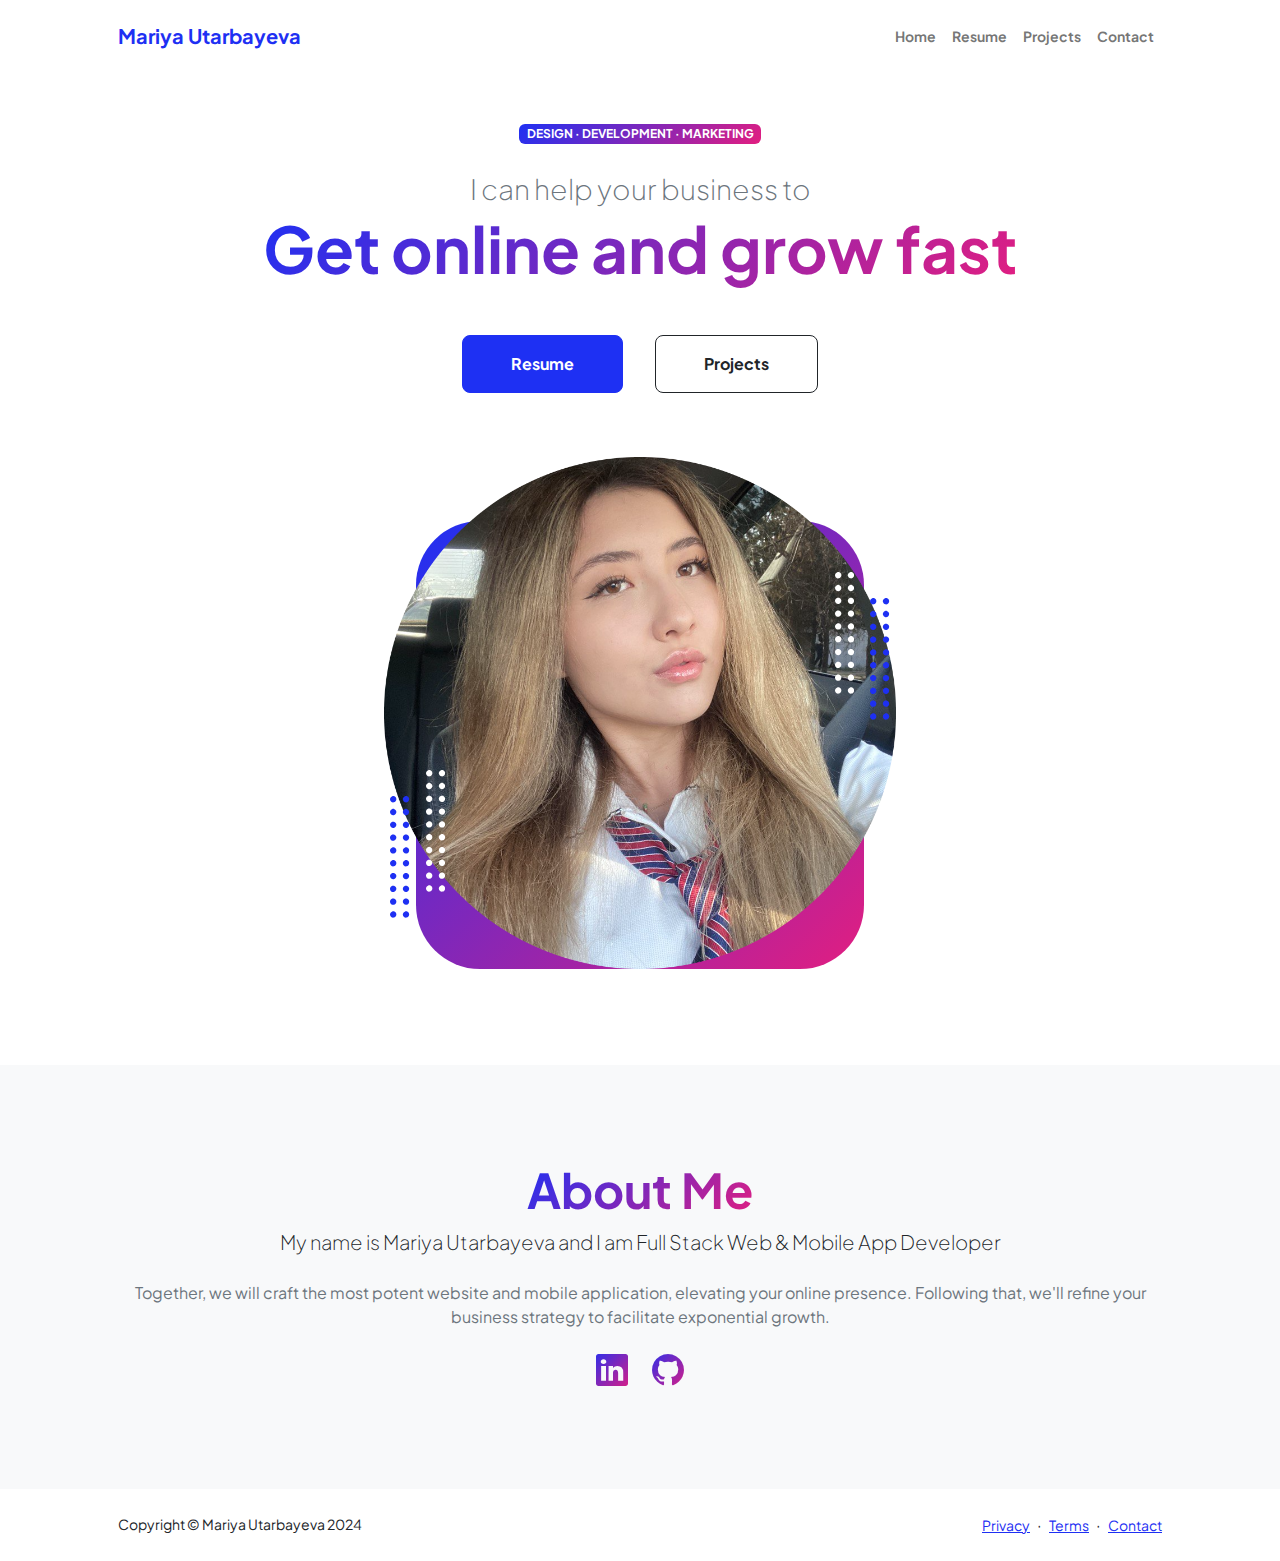
<file: index.html>
<!DOCTYPE html>
<html lang="en">
    <head>
        <meta charset="utf-8" />
        <meta name="viewport" content="width=device-width, initial-scale=1, shrink-to-fit=no" />
        <meta name="description" content="" />
        <meta name="author" content="" />
        <title>Mariya-Utarbayeva</title>
        <!-- Favicon-->
        <link rel="icon" type="image/x-icon" href="assets/favicon.ico" />
        <!-- Custom Google font-->
        <link rel="preconnect" href="https://fonts.googleapis.com" />
        <link rel="preconnect" href="https://fonts.gstatic.com" crossorigin />
        <link href="https://fonts.googleapis.com/css2?family=Plus+Jakarta+Sans:wght@100;200;300;400;500;600;700;800;900&amp;display=swap" rel="stylesheet" />
        <!-- Bootstrap icons-->
        <link href="https://cdn.jsdelivr.net/npm/bootstrap-icons@1.8.1/font/bootstrap-icons.css" rel="stylesheet" />
        <!-- Core theme CSS (includes Bootstrap)-->
        <link href="css/styles.css" rel="stylesheet" />
    </head>
    <body class="d-flex flex-column h-100">
        <main class="flex-shrink-0">
            <!-- Navigation-->
            <nav class="navbar navbar-expand-lg navbar-light bg-white py-3">
                <div class="container px-5">
                    <a class="navbar-brand" href="index.html"><span class="fw-bolder text-primary">Mariya Utarbayeva</span></a>
                    <button class="navbar-toggler" type="button" data-bs-toggle="collapse" data-bs-target="#navbarSupportedContent" aria-controls="navbarSupportedContent" aria-expanded="false" aria-label="Toggle navigation"><span class="navbar-toggler-icon"></span></button>
                    <div class="collapse navbar-collapse" id="navbarSupportedContent">
                        <ul class="navbar-nav ms-auto mb-2 mb-lg-0 small fw-bolder">
                            <li class="nav-item"><a class="nav-link" href="index.html">Home</a></li>
                            <li class="nav-item"><a class="nav-link" href="resume.html">Resume</a></li>
                            <li class="nav-item"><a class="nav-link" href="projects.html">Projects</a></li>
                            <li class="nav-item"><a class="nav-link" href="contact.html">Contact</a></li>
                        </ul>
                    </div>
                </div>
            </nav>
            <!-- Header-->
            <header class="py-5">
                <div class="container px-5 pb-5">
                    <div class="row gx-5 align-items-center">
                        <div class="col-xxl-5">
                            <!-- Header text content-->
                            <div class="text-center text-xxl-start">
                                <div class="badge bg-gradient-primary-to-secondary text-white mb-4"><div class="text-uppercase">Design &middot; Development &middot; Marketing</div></div>
                                <div class="fs-3 fw-light text-muted">I can help your business to</div>
                                <h1 class="display-3 fw-bolder mb-5"><span class="text-gradient d-inline">Get online and grow fast</span></h1>
                                <div class="d-grid gap-3 d-sm-flex justify-content-sm-center justify-content-xxl-start mb-3">
                                    <a class="btn btn-primary btn-lg px-5 py-3 me-sm-3 fs-6 fw-bolder" href="resume.html">Resume</a>
                                    <a class="btn btn-outline-dark btn-lg px-5 py-3 fs-6 fw-bolder" href="projects.html">Projects</a>
                                </div>
                            </div>
                        </div>
                        <div class="col-xxl-7"
                            <!-- Header profile picture-->
                            <div class="d-flex justify-content-center mt-5 mt-xxl-0">
                                <div class="profile bg-gradient-primary-to-secondary">
                                    <!-- TIP: For best results, use a photo with a transparent background like the demo example below-->
                                    <!-- Watch a tutorial on how to do this on YouTube (link)-->
                                    <img class="profile-img" src="assets/11zon_cropped.png" alt="..." />
                                    <div class="dots-1">
                                        <!-- SVG Dots-->
                                        <svg version="1.1" xmlns="http://www.w3.org/2000/svg" xmlns:xlink="http://www.w3.org/1999/xlink" x="0px" y="0px" viewBox="0 0 191.6 1215.4" style="enable-background: new 0 0 191.6 1215.4" xml:space="preserve">
                                            <g transform="translate(0.000000,1280.000000) scale(0.100000,-0.100000)">
                                                <path d="M227.7,12788.6c-105-35-200-141-222-248c-43-206,163-412,369-369c155,32,275,190,260,339c-11,105-90,213-190,262        C383.7,12801.6,289.7,12808.6,227.7,12788.6z"></path>
                                                <path d="M1507.7,12788.6c-151-50-253-216-222-362c25-119,136-230,254-255c194-41,395,142,375,339c-11,105-90,213-190,262        C1663.7,12801.6,1569.7,12808.6,1507.7,12788.6z"></path>
                                                <path d="M227.7,11508.6c-105-35-200-141-222-248c-43-206,163-412,369-369c155,32,275,190,260,339c-11,105-90,213-190,262        C383.7,11521.6,289.7,11528.6,227.7,11508.6z"></path>
                                                <path d="M1507.7,11508.6c-151-50-253-216-222-362c25-119,136-230,254-255c194-41,395,142,375,339c-11,105-90,213-190,262        C1663.7,11521.6,1569.7,11528.6,1507.7,11508.6z"></path>
                                                <path d="M227.7,10228.6c-105-35-200-141-222-248c-43-206,163-412,369-369c155,32,275,190,260,339c-11,105-90,213-190,262        C383.7,10241.6,289.7,10248.6,227.7,10228.6z"></path>
                                                <path d="M1507.7,10228.6c-105-35-200-141-222-248c-43-206,163-412,369-369c155,32,275,190,260,339c-11,105-90,213-190,262        C1663.7,10241.6,1569.7,10248.6,1507.7,10228.6z"></path>
                                                <path d="M227.7,8948.6c-105-35-200-141-222-248c-43-206,163-412,369-369c155,32,275,190,260,339c-11,105-90,213-190,262        C383.7,8961.6,289.7,8968.6,227.7,8948.6z"></path>
                                                <path d="M1507.7,8948.6c-105-35-200-141-222-248c-43-206,163-412,369-369c155,32,275,190,260,339c-11,105-90,213-190,262        C1663.7,8961.6,1569.7,8968.6,1507.7,8948.6z"></path>
                                                <path d="M227.7,7668.6c-105-35-200-141-222-248c-43-206,163-412,369-369c155,32,275,190,260,339c-11,105-90,213-190,262        C383.7,7681.6,289.7,7688.6,227.7,7668.6z"></path>
                                                <path d="M1507.7,7668.6c-105-35-200-141-222-248c-43-206,163-412,369-369c155,32,275,190,260,339c-11,105-90,213-190,262        C1663.7,7681.6,1569.7,7688.6,1507.7,7668.6z"></path>
                                                <path d="M227.7,6388.6c-105-35-200-141-222-248c-43-206,163-412,369-369c155,32,275,190,260,339c-11,105-90,213-190,262        C383.7,6401.6,289.7,6408.6,227.7,6388.6z"></path>
                                                <path d="M1507.7,6388.6c-105-35-200-141-222-248c-43-206,163-412,369-369c155,32,275,190,260,339c-11,105-90,213-190,262        C1663.7,6401.6,1569.7,6408.6,1507.7,6388.6z"></path>
                                                <path d="M227.7,5108.6c-105-35-200-141-222-248c-43-206,163-412,369-369c155,32,275,190,260,339c-11,105-90,213-190,262        C383.7,5121.6,289.7,5128.6,227.7,5108.6z"></path>
                                                <path d="M1507.7,5108.6c-105-35-200-141-222-248c-43-206,163-412,369-369c155,32,275,190,260,339c-11,105-90,213-190,262        C1663.7,5121.6,1569.7,5128.6,1507.7,5108.6z"></path>
                                                <path d="M227.7,3828.6c-105-35-200-141-222-248c-43-206,163-412,369-369c155,32,275,190,260,339c-11,105-90,213-190,262        C383.7,3841.6,289.7,3848.6,227.7,3828.6z"></path>
                                                <path d="M1507.7,3828.6c-105-35-200-141-222-248c-43-206,163-412,369-369c155,32,275,190,260,339c-11,105-90,213-190,262        C1663.7,3841.6,1569.7,3848.6,1507.7,3828.6z"></path>
                                                <path d="M227.7,2548.6c-105-35-200-141-222-248c-43-206,163-412,369-369c155,32,275,190,260,339c-11,105-90,213-190,262        C383.7,2561.6,289.7,2568.6,227.7,2548.6z"></path>
                                                <path d="M1507.7,2548.6c-105-35-200-141-222-248c-43-206,163-412,369-369c155,32,275,190,260,339c-11,105-90,213-190,262        C1663.7,2561.6,1569.7,2568.6,1507.7,2548.6z"></path>
                                                <path d="M227.7,1268.6c-105-35-200-141-222-248c-43-206,163-412,369-369c155,32,275,190,260,339c-11,105-90,213-190,262        C383.7,1281.6,289.7,1288.6,227.7,1268.6z"></path>
                                                <path d="M1507.7,1268.6c-105-35-200-141-222-248c-43-206,163-412,369-369c155,32,275,190,260,339c-11,105-90,213-190,262        C1663.7,1281.6,1569.7,1288.6,1507.7,1268.6z"></path>
                                            </g>
                                        </svg>
                                        <!-- END of SVG dots-->
                                    </div>
                                    <div class="dots-2">
                                        <!-- SVG Dots-->
                                        <svg version="1.1" xmlns="http://www.w3.org/2000/svg" xmlns:xlink="http://www.w3.org/1999/xlink" x="0px" y="0px" viewBox="0 0 191.6 1215.4" style="enable-background: new 0 0 191.6 1215.4" xml:space="preserve">
                                            <g transform="translate(0.000000,1280.000000) scale(0.100000,-0.100000)">
                                                <path d="M227.7,12788.6c-105-35-200-141-222-248c-43-206,163-412,369-369c155,32,275,190,260,339c-11,105-90,213-190,262        C383.7,12801.6,289.7,12808.6,227.7,12788.6z"></path>
                                                <path d="M1507.7,12788.6c-151-50-253-216-222-362c25-119,136-230,254-255c194-41,395,142,375,339c-11,105-90,213-190,262        C1663.7,12801.6,1569.7,12808.6,1507.7,12788.6z"></path>
                                                <path d="M227.7,11508.6c-105-35-200-141-222-248c-43-206,163-412,369-369c155,32,275,190,260,339c-11,105-90,213-190,262        C383.7,11521.6,289.7,11528.6,227.7,11508.6z"></path>
                                                <path d="M1507.7,11508.6c-151-50-253-216-222-362c25-119,136-230,254-255c194-41,395,142,375,339c-11,105-90,213-190,262        C1663.7,11521.6,1569.7,11528.6,1507.7,11508.6z"></path>
                                                <path d="M227.7,10228.6c-105-35-200-141-222-248c-43-206,163-412,369-369c155,32,275,190,260,339c-11,105-90,213-190,262        C383.7,10241.6,289.7,10248.6,227.7,10228.6z"></path>
                                                <path d="M1507.7,10228.6c-105-35-200-141-222-248c-43-206,163-412,369-369c155,32,275,190,260,339c-11,105-90,213-190,262        C1663.7,10241.6,1569.7,10248.6,1507.7,10228.6z"></path>
                                                <path d="M227.7,8948.6c-105-35-200-141-222-248c-43-206,163-412,369-369c155,32,275,190,260,339c-11,105-90,213-190,262        C383.7,8961.6,289.7,8968.6,227.7,8948.6z"></path>
                                                <path d="M1507.7,8948.6c-105-35-200-141-222-248c-43-206,163-412,369-369c155,32,275,190,260,339c-11,105-90,213-190,262        C1663.7,8961.6,1569.7,8968.6,1507.7,8948.6z"></path>
                                                <path d="M227.7,7668.6c-105-35-200-141-222-248c-43-206,163-412,369-369c155,32,275,190,260,339c-11,105-90,213-190,262        C383.7,7681.6,289.7,7688.6,227.7,7668.6z"></path>
                                                <path d="M1507.7,7668.6c-105-35-200-141-222-248c-43-206,163-412,369-369c155,32,275,190,260,339c-11,105-90,213-190,262        C1663.7,7681.6,1569.7,7688.6,1507.7,7668.6z"></path>
                                                <path d="M227.7,6388.6c-105-35-200-141-222-248c-43-206,163-412,369-369c155,32,275,190,260,339c-11,105-90,213-190,262        C383.7,6401.6,289.7,6408.6,227.7,6388.6z"></path>
                                                <path d="M1507.7,6388.6c-105-35-200-141-222-248c-43-206,163-412,369-369c155,32,275,190,260,339c-11,105-90,213-190,262        C1663.7,6401.6,1569.7,6408.6,1507.7,6388.6z"></path>
                                                <path d="M227.7,5108.6c-105-35-200-141-222-248c-43-206,163-412,369-369c155,32,275,190,260,339c-11,105-90,213-190,262        C383.7,5121.6,289.7,5128.6,227.7,5108.6z"></path>
                                                <path d="M1507.7,5108.6c-105-35-200-141-222-248c-43-206,163-412,369-369c155,32,275,190,260,339c-11,105-90,213-190,262        C1663.7,5121.6,1569.7,5128.6,1507.7,5108.6z"></path>
                                                <path d="M227.7,3828.6c-105-35-200-141-222-248c-43-206,163-412,369-369c155,32,275,190,260,339c-11,105-90,213-190,262        C383.7,3841.6,289.7,3848.6,227.7,3828.6z"></path>
                                                <path d="M1507.7,3828.6c-105-35-200-141-222-248c-43-206,163-412,369-369c155,32,275,190,260,339c-11,105-90,213-190,262        C1663.7,3841.6,1569.7,3848.6,1507.7,3828.6z"></path>
                                                <path d="M227.7,2548.6c-105-35-200-141-222-248c-43-206,163-412,369-369c155,32,275,190,260,339c-11,105-90,213-190,262        C383.7,2561.6,289.7,2568.6,227.7,2548.6z"></path>
                                                <path d="M1507.7,2548.6c-105-35-200-141-222-248c-43-206,163-412,369-369c155,32,275,190,260,339c-11,105-90,213-190,262        C1663.7,2561.6,1569.7,2568.6,1507.7,2548.6z"></path>
                                                <path d="M227.7,1268.6c-105-35-200-141-222-248c-43-206,163-412,369-369c155,32,275,190,260,339c-11,105-90,213-190,262        C383.7,1281.6,289.7,1288.6,227.7,1268.6z"></path>
                                                <path d="M1507.7,1268.6c-105-35-200-141-222-248c-43-206,163-412,369-369c155,32,275,190,260,339c-11,105-90,213-190,262        C1663.7,1281.6,1569.7,1288.6,1507.7,1268.6z"></path>
                                            </g>
                                        </svg>
                                        <!-- END of SVG dots-->
                                    </div>
                                    <div class="dots-3">
                                        <!-- SVG Dots-->
                                        <svg version="1.1" xmlns="http://www.w3.org/2000/svg" xmlns:xlink="http://www.w3.org/1999/xlink" x="0px" y="0px" viewBox="0 0 191.6 1215.4" style="enable-background: new 0 0 191.6 1215.4" xml:space="preserve">
                                            <g transform="translate(0.000000,1280.000000) scale(0.100000,-0.100000)">
                                                <path d="M227.7,12788.6c-105-35-200-141-222-248c-43-206,163-412,369-369c155,32,275,190,260,339c-11,105-90,213-190,262        C383.7,12801.6,289.7,12808.6,227.7,12788.6z"></path>
                                                <path d="M1507.7,12788.6c-151-50-253-216-222-362c25-119,136-230,254-255c194-41,395,142,375,339c-11,105-90,213-190,262        C1663.7,12801.6,1569.7,12808.6,1507.7,12788.6z"></path>
                                                <path d="M227.7,11508.6c-105-35-200-141-222-248c-43-206,163-412,369-369c155,32,275,190,260,339c-11,105-90,213-190,262        C383.7,11521.6,289.7,11528.6,227.7,11508.6z"></path>
                                                <path d="M1507.7,11508.6c-151-50-253-216-222-362c25-119,136-230,254-255c194-41,395,142,375,339c-11,105-90,213-190,262        C1663.7,11521.6,1569.7,11528.6,1507.7,11508.6z"></path>
                                                <path d="M227.7,10228.6c-105-35-200-141-222-248c-43-206,163-412,369-369c155,32,275,190,260,339c-11,105-90,213-190,262        C383.7,10241.6,289.7,10248.6,227.7,10228.6z"></path>
                                                <path d="M1507.7,10228.6c-105-35-200-141-222-248c-43-206,163-412,369-369c155,32,275,190,260,339c-11,105-90,213-190,262        C1663.7,10241.6,1569.7,10248.6,1507.7,10228.6z"></path>
                                                <path d="M227.7,8948.6c-105-35-200-141-222-248c-43-206,163-412,369-369c155,32,275,190,260,339c-11,105-90,213-190,262        C383.7,8961.6,289.7,8968.6,227.7,8948.6z"></path>
                                                <path d="M1507.7,8948.6c-105-35-200-141-222-248c-43-206,163-412,369-369c155,32,275,190,260,339c-11,105-90,213-190,262        C1663.7,8961.6,1569.7,8968.6,1507.7,8948.6z"></path>
                                                <path d="M227.7,7668.6c-105-35-200-141-222-248c-43-206,163-412,369-369c155,32,275,190,260,339c-11,105-90,213-190,262        C383.7,7681.6,289.7,7688.6,227.7,7668.6z"></path>
                                                <path d="M1507.7,7668.6c-105-35-200-141-222-248c-43-206,163-412,369-369c155,32,275,190,260,339c-11,105-90,213-190,262        C1663.7,7681.6,1569.7,7688.6,1507.7,7668.6z"></path>
                                                <path d="M227.7,6388.6c-105-35-200-141-222-248c-43-206,163-412,369-369c155,32,275,190,260,339c-11,105-90,213-190,262        C383.7,6401.6,289.7,6408.6,227.7,6388.6z"></path>
                                                <path d="M1507.7,6388.6c-105-35-200-141-222-248c-43-206,163-412,369-369c155,32,275,190,260,339c-11,105-90,213-190,262        C1663.7,6401.6,1569.7,6408.6,1507.7,6388.6z"></path>
                                                <path d="M227.7,5108.6c-105-35-200-141-222-248c-43-206,163-412,369-369c155,32,275,190,260,339c-11,105-90,213-190,262        C383.7,5121.6,289.7,5128.6,227.7,5108.6z"></path>
                                                <path d="M1507.7,5108.6c-105-35-200-141-222-248c-43-206,163-412,369-369c155,32,275,190,260,339c-11,105-90,213-190,262        C1663.7,5121.6,1569.7,5128.6,1507.7,5108.6z"></path>
                                                <path d="M227.7,3828.6c-105-35-200-141-222-248c-43-206,163-412,369-369c155,32,275,190,260,339c-11,105-90,213-190,262        C383.7,3841.6,289.7,3848.6,227.7,3828.6z"></path>
                                                <path d="M1507.7,3828.6c-105-35-200-141-222-248c-43-206,163-412,369-369c155,32,275,190,260,339c-11,105-90,213-190,262        C1663.7,3841.6,1569.7,3848.6,1507.7,3828.6z"></path>
                                                <path d="M227.7,2548.6c-105-35-200-141-222-248c-43-206,163-412,369-369c155,32,275,190,260,339c-11,105-90,213-190,262        C383.7,2561.6,289.7,2568.6,227.7,2548.6z"></path>
                                                <path d="M1507.7,2548.6c-105-35-200-141-222-248c-43-206,163-412,369-369c155,32,275,190,260,339c-11,105-90,213-190,262        C1663.7,2561.6,1569.7,2568.6,1507.7,2548.6z"></path>
                                                <path d="M227.7,1268.6c-105-35-200-141-222-248c-43-206,163-412,369-369c155,32,275,190,260,339c-11,105-90,213-190,262        C383.7,1281.6,289.7,1288.6,227.7,1268.6z"></path>
                                                <path d="M1507.7,1268.6c-105-35-200-141-222-248c-43-206,163-412,369-369c155,32,275,190,260,339c-11,105-90,213-190,262        C1663.7,1281.6,1569.7,1288.6,1507.7,1268.6z"></path>
                                            </g>
                                        </svg>
                                        <!-- END of SVG dots-->
                                    </div>
                                    <div class="dots-4">
                                        <!-- SVG Dots-->
                                        <svg version="1.1" xmlns="http://www.w3.org/2000/svg" xmlns:xlink="http://www.w3.org/1999/xlink" x="0px" y="0px" viewBox="0 0 191.6 1215.4" style="enable-background: new 0 0 191.6 1215.4" xml:space="preserve">
                                            <g transform="translate(0.000000,1280.000000) scale(0.100000,-0.100000)">
                                                <path d="M227.7,12788.6c-105-35-200-141-222-248c-43-206,163-412,369-369c155,32,275,190,260,339c-11,105-90,213-190,262        C383.7,12801.6,289.7,12808.6,227.7,12788.6z"></path>
                                                <path d="M1507.7,12788.6c-151-50-253-216-222-362c25-119,136-230,254-255c194-41,395,142,375,339c-11,105-90,213-190,262        C1663.7,12801.6,1569.7,12808.6,1507.7,12788.6z"></path>
                                                <path d="M227.7,11508.6c-105-35-200-141-222-248c-43-206,163-412,369-369c155,32,275,190,260,339c-11,105-90,213-190,262        C383.7,11521.6,289.7,11528.6,227.7,11508.6z"></path>
                                                <path d="M1507.7,11508.6c-151-50-253-216-222-362c25-119,136-230,254-255c194-41,395,142,375,339c-11,105-90,213-190,262        C1663.7,11521.6,1569.7,11528.6,1507.7,11508.6z"></path>
                                                <path d="M227.7,10228.6c-105-35-200-141-222-248c-43-206,163-412,369-369c155,32,275,190,260,339c-11,105-90,213-190,262        C383.7,10241.6,289.7,10248.6,227.7,10228.6z"></path>
                                                <path d="M1507.7,10228.6c-105-35-200-141-222-248c-43-206,163-412,369-369c155,32,275,190,260,339c-11,105-90,213-190,262        C1663.7,10241.6,1569.7,10248.6,1507.7,10228.6z"></path>
                                                <path d="M227.7,8948.6c-105-35-200-141-222-248c-43-206,163-412,369-369c155,32,275,190,260,339c-11,105-90,213-190,262        C383.7,8961.6,289.7,8968.6,227.7,8948.6z"></path>
                                                <path d="M1507.7,8948.6c-105-35-200-141-222-248c-43-206,163-412,369-369c155,32,275,190,260,339c-11,105-90,213-190,262        C1663.7,8961.6,1569.7,8968.6,1507.7,8948.6z"></path>
                                                <path d="M227.7,7668.6c-105-35-200-141-222-248c-43-206,163-412,369-369c155,32,275,190,260,339c-11,105-90,213-190,262        C383.7,7681.6,289.7,7688.6,227.7,7668.6z"></path>
                                                <path d="M1507.7,7668.6c-105-35-200-141-222-248c-43-206,163-412,369-369c155,32,275,190,260,339c-11,105-90,213-190,262        C1663.7,7681.6,1569.7,7688.6,1507.7,7668.6z"></path>
                                                <path d="M227.7,6388.6c-105-35-200-141-222-248c-43-206,163-412,369-369c155,32,275,190,260,339c-11,105-90,213-190,262        C383.7,6401.6,289.7,6408.6,227.7,6388.6z"></path>
                                                <path d="M1507.7,6388.6c-105-35-200-141-222-248c-43-206,163-412,369-369c155,32,275,190,260,339c-11,105-90,213-190,262        C1663.7,6401.6,1569.7,6408.6,1507.7,6388.6z"></path>
                                                <path d="M227.7,5108.6c-105-35-200-141-222-248c-43-206,163-412,369-369c155,32,275,190,260,339c-11,105-90,213-190,262        C383.7,5121.6,289.7,5128.6,227.7,5108.6z"></path>
                                                <path d="M1507.7,5108.6c-105-35-200-141-222-248c-43-206,163-412,369-369c155,32,275,190,260,339c-11,105-90,213-190,262        C1663.7,5121.6,1569.7,5128.6,1507.7,5108.6z"></path>
                                                <path d="M227.7,3828.6c-105-35-200-141-222-248c-43-206,163-412,369-369c155,32,275,190,260,339c-11,105-90,213-190,262        C383.7,3841.6,289.7,3848.6,227.7,3828.6z"></path>
                                                <path d="M1507.7,3828.6c-105-35-200-141-222-248c-43-206,163-412,369-369c155,32,275,190,260,339c-11,105-90,213-190,262        C1663.7,3841.6,1569.7,3848.6,1507.7,3828.6z"></path>
                                                <path d="M227.7,2548.6c-105-35-200-141-222-248c-43-206,163-412,369-369c155,32,275,190,260,339c-11,105-90,213-190,262        C383.7,2561.6,289.7,2568.6,227.7,2548.6z"></path>
                                                <path d="M1507.7,2548.6c-105-35-200-141-222-248c-43-206,163-412,369-369c155,32,275,190,260,339c-11,105-90,213-190,262        C1663.7,2561.6,1569.7,2568.6,1507.7,2548.6z"></path>
                                                <path d="M227.7,1268.6c-105-35-200-141-222-248c-43-206,163-412,369-369c155,32,275,190,260,339c-11,105-90,213-190,262        C383.7,1281.6,289.7,1288.6,227.7,1268.6z"></path>
                                                <path d="M1507.7,1268.6c-105-35-200-141-222-248c-43-206,163-412,369-369c155,32,275,190,260,339c-11,105-90,213-190,262        C1663.7,1281.6,1569.7,1288.6,1507.7,1268.6z"></path>
                                            </g>
                                        </svg>
                                        <!-- END of SVG dots-->
                                    </div>
                                </div>
                            </div>
                        </div>
                    </div>
                </div>
            </header>
            <!-- About Section-->
            <section class="bg-light py-5">
                <div class="container px-5">
                    <div class="row gx-5 justify-content-center">
                        <div class="col-xxl-8">
                            <div class="text-center my-5">
                                <h2 class="display-5 fw-bolder"><span class="text-gradient d-inline">About Me</span></h2>
                                <p class="lead fw-light mb-4">My name is Mariya Utarbayeva and I am Full Stack Web & Mobile App Developer</p>
                                <p class="text-muted">Together, we will craft the most potent website and mobile application, elevating your online presence. Following that, we'll refine your business strategy to facilitate exponential growth.</p>
                                <div class="d-flex justify-content-center fs-2 gap-4">
                                    <a class="text-gradient" href="https://www.linkedin.com/in/mariyautarbayeva/"><i class="bi bi-linkedin"></i></a>
                                    <a class="text-gradient" href="https://github.com/mariyautarbayeva/"><i class="bi bi-github"></i></a>
                                </div>
                            </div>
                        </div>
                    </div>
                </div>
            </section>
        </main>
        <!-- Footer-->
        <footer class="bg-white py-4 mt-auto">
            <div class="container px-5">
                <div class="row align-items-center justify-content-between flex-column flex-sm-row">
                    <div class="col-auto"><div class="small m-0">Copyright &copy; Mariya Utarbayeva 2024</div></div>
                    <div class="col-auto">
                        <a class="small" href="#!">Privacy</a>
                        <span class="mx-1">&middot;</span>
                        <a class="small" href="#!">Terms</a>
                        <span class="mx-1">&middot;</span>
                        <a class="small" href="#!">Contact</a>
                    </div>
                </div>
            </div>
        </footer>
        <!-- Bootstrap core JS-->
        <script src="https://cdn.jsdelivr.net/npm/bootstrap@5.2.3/dist/js/bootstrap.bundle.min.js"></script>
        <!-- Core theme JS-->
        <script src="js/scripts.js"></script>
    </body>
</html>
</file>
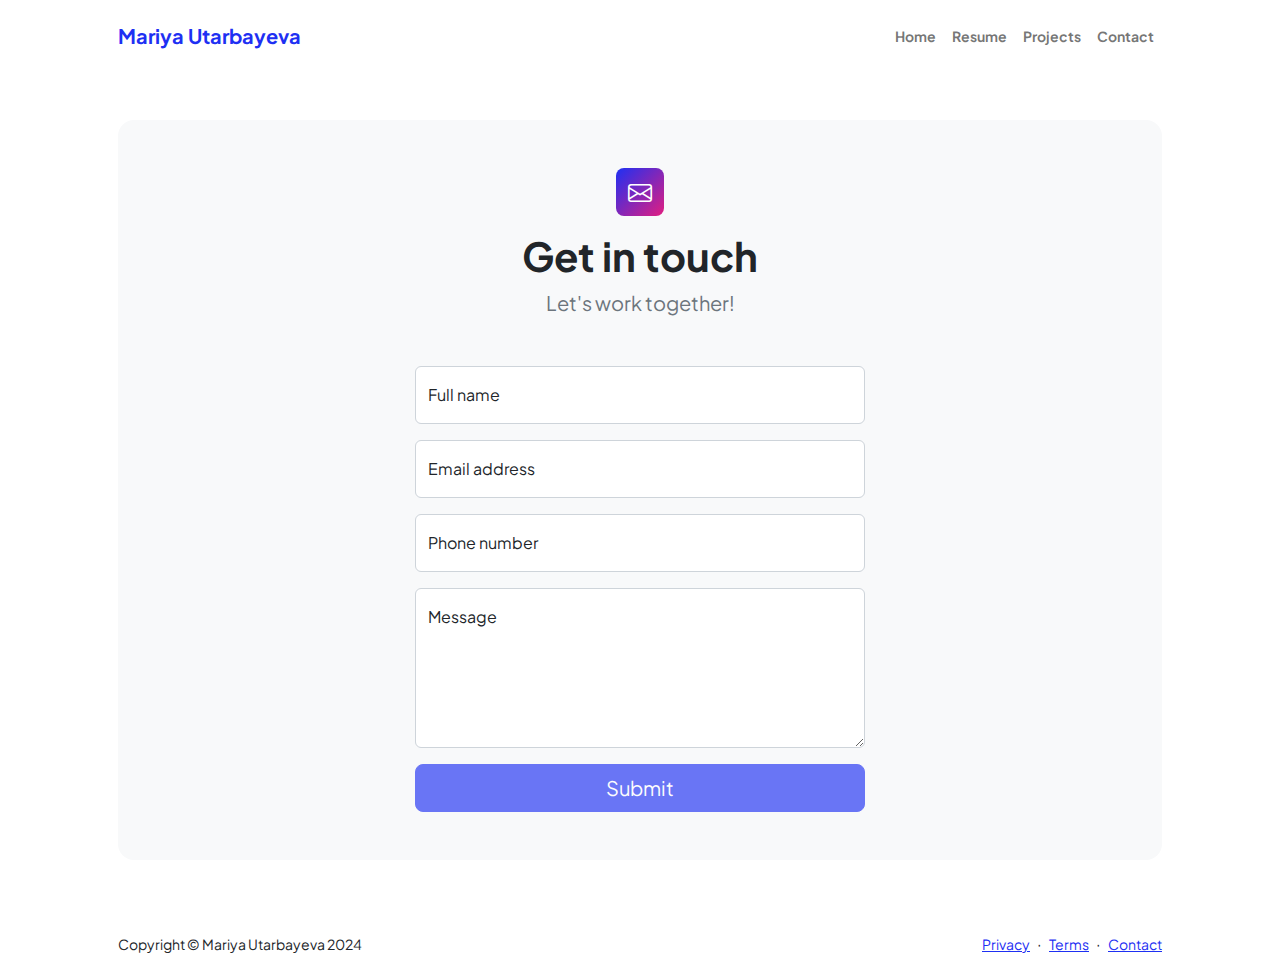
<file: contact.html>
<!DOCTYPE html>
<html lang="en">
    <head>
        <meta charset="utf-8" />
        <meta name="viewport" content="width=device-width, initial-scale=1, shrink-to-fit=no" />
        <meta name="description" content />
        <meta name="author" content />
        <title>Mariya-Utarbayeva</title>
        <!-- Favicon-->
        <link rel="icon" type="image/x-icon" href="assets/favicon.ico" />
        <!-- Custom Google font-->
        <link rel="preconnect" href="https://fonts.googleapis.com" />
        <link rel="preconnect" href="https://fonts.gstatic.com" crossorigin />
        <link href="https://fonts.googleapis.com/css2?family=Plus+Jakarta+Sans:wght@100;200;300;400;500;600;700;800;900&amp;display=swap" rel="stylesheet" />
        <!-- Bootstrap icons-->
        <link href="https://cdn.jsdelivr.net/npm/bootstrap-icons@1.8.1/font/bootstrap-icons.css" rel="stylesheet" />
        <!-- Core theme CSS (includes Bootstrap)-->
        <link href="css/styles.css" rel="stylesheet" />
    </head>
    <body class="d-flex flex-column">
        <main class="flex-shrink-0">
            <!-- Navigation-->
            <nav class="navbar navbar-expand-lg navbar-light bg-white py-3">
                <div class="container px-5">
                    <a class="navbar-brand" href="index.html"><span class="fw-bolder text-primary">Mariya Utarbayeva                    </span></a>
                    <button class="navbar-toggler" type="button" data-bs-toggle="collapse" data-bs-target="#navbarSupportedContent" aria-controls="navbarSupportedContent" aria-expanded="false" aria-label="Toggle navigation"><span class="navbar-toggler-icon"></span></button>
                    <div class="collapse navbar-collapse" id="navbarSupportedContent">
                        <ul class="navbar-nav ms-auto mb-2 mb-lg-0 small fw-bolder">
                            <li class="nav-item"><a class="nav-link" href="index.html">Home</a></li>
                            <li class="nav-item"><a class="nav-link" href="resume.html">Resume</a></li>
                            <li class="nav-item"><a class="nav-link" href="projects.html">Projects</a></li>
                            <li class="nav-item"><a class="nav-link" href="contact.html">Contact</a></li>
                        </ul>
                    </div>
                </div>
            </nav>
            <!-- Page content-->
            <section class="py-5">
                <div class="container px-5">
                    <!-- Contact form-->
                    <div class="bg-light rounded-4 py-5 px-4 px-md-5">
                        <div class="text-center mb-5">
                            <div class="feature bg-primary bg-gradient-primary-to-secondary text-white rounded-3 mb-3"><i class="bi bi-envelope"></i></div>
                            <h1 class="fw-bolder">Get in touch</h1>
                            <p class="lead fw-normal text-muted mb-0">Let's work together!</p>
                        </div>
                        <div class="row gx-5 justify-content-center">
                            <div class="col-lg-8 col-xl-6">
                                <!-- * * * * * * * * * * * * * * *-->
                                <!-- * * SB Forms Contact Form * *-->
                                <!-- * * * * * * * * * * * * * * *-->
                                <!-- This form is pre-integrated with SB Forms.-->
                                <!-- To make this form functional, sign up at-->
                                <!-- https://startbootstrap.com/solution/contact-forms-->
                                <!-- to get an API token!-->
                                <form id="contactForm" data-sb-form-api-token="API_TOKEN">
                                    <!-- Name input-->
                                    <div class="form-floating mb-3">
                                        <input class="form-control" id="name" type="text" placeholder="Enter your name..." data-sb-validations="required" />
                                        <label for="name">Full name</label>
                                        <div class="invalid-feedback" data-sb-feedback="name:required">A name is required.</div>
                                    </div>
                                    <!-- Email address input-->
                                    <div class="form-floating mb-3">
                                        <input class="form-control" id="email" type="email" placeholder="name@example.com" data-sb-validations="required,email" />
                                        <label for="email">Email address</label>
                                        <div class="invalid-feedback" data-sb-feedback="email:required">An email is required.</div>
                                        <div class="invalid-feedback" data-sb-feedback="email:email">Email is not valid.</div>
                                    </div>
                                    <!-- Phone number input-->
                                    <div class="form-floating mb-3">
                                        <input class="form-control" id="phone" type="tel" placeholder="(123) 456-7890" data-sb-validations="required" />
                                        <label for="phone">Phone number</label>
                                        <div class="invalid-feedback" data-sb-feedback="phone:required">A phone number is required.</div>
                                    </div>
                                    <!-- Message input-->
                                    <div class="form-floating mb-3">
                                        <textarea class="form-control" id="message" type="text" placeholder="Enter your message here..." style="height: 10rem" data-sb-validations="required"></textarea>
                                        <label for="message">Message</label>
                                        <div class="invalid-feedback" data-sb-feedback="message:required">A message is required.</div>
                                    </div>
                                    <!-- Submit success message-->
                                    <!---->
                                    <!-- This is what your users will see when the form-->
                                    <!-- has successfully submitted-->
                                    <div class="d-none" id="submitSuccessMessage">
                                        <div class="text-center mb-3">
                                            <div class="fw-bolder">Form submission successful!</div>
                                            
                                        </div>
                                    </div>
                                    <!-- Submit error message-->
                                    <!---->
                                    <!-- This is what your users will see when there is-->
                                    <!-- an error submitting the form-->
                                    <div class="d-none" id="submitErrorMessage"><div class="text-center text-danger mb-3">Error sending message!</div></div>
                                    <!-- Submit Button-->
                                    <div class="d-grid"><button class="btn btn-primary btn-lg disabled" id="submitButton" type="submit">Submit</button></div>
                                </form>
                            </div>
                        </div>
                    </div>
                </div>
            </section>
        </main>
        <!-- Footer-->
        <footer class="bg-white py-4 mt-auto">
            <div class="container px-5">
                <div class="row align-items-center justify-content-between flex-column flex-sm-row">
                    <div class="col-auto"><div class="small m-0">Copyright © Mariya Utarbayeva 2024</div></div>
                    <div class="col-auto">
                        <a class="small" href="#!">Privacy</a>
                        <span class="mx-1">&middot;</span>
                        <a class="small" href="#!">Terms</a>
                        <span class="mx-1">&middot;</span>
                        <a class="small" href="#!">Contact</a>
                    </div>
                </div>
            </div>
        </footer>
        <!-- Bootstrap core JS-->
        <script src="https://cdn.jsdelivr.net/npm/bootstrap@5.2.3/dist/js/bootstrap.bundle.min.js"></script>
        <!-- Core theme JS-->
        <script src="js/scripts.js"></script>
        <!-- * * * * * * * * * * * * * * * * * * * * * * * * * * * * * * * * * * * * * * * *-->
        <!-- * *                               SB Forms JS                               * *-->
        <!-- * * Activate your form at https://startbootstrap.com/solution/contact-forms * *-->
        <!-- * * * * * * * * * * * * * * * * * * * * * * * * * * * * * * * * * * * * * * * *-->
        <script src="https://cdn.startbootstrap.com/sb-forms-latest.js"></script>
    </body>
</html>
</file>
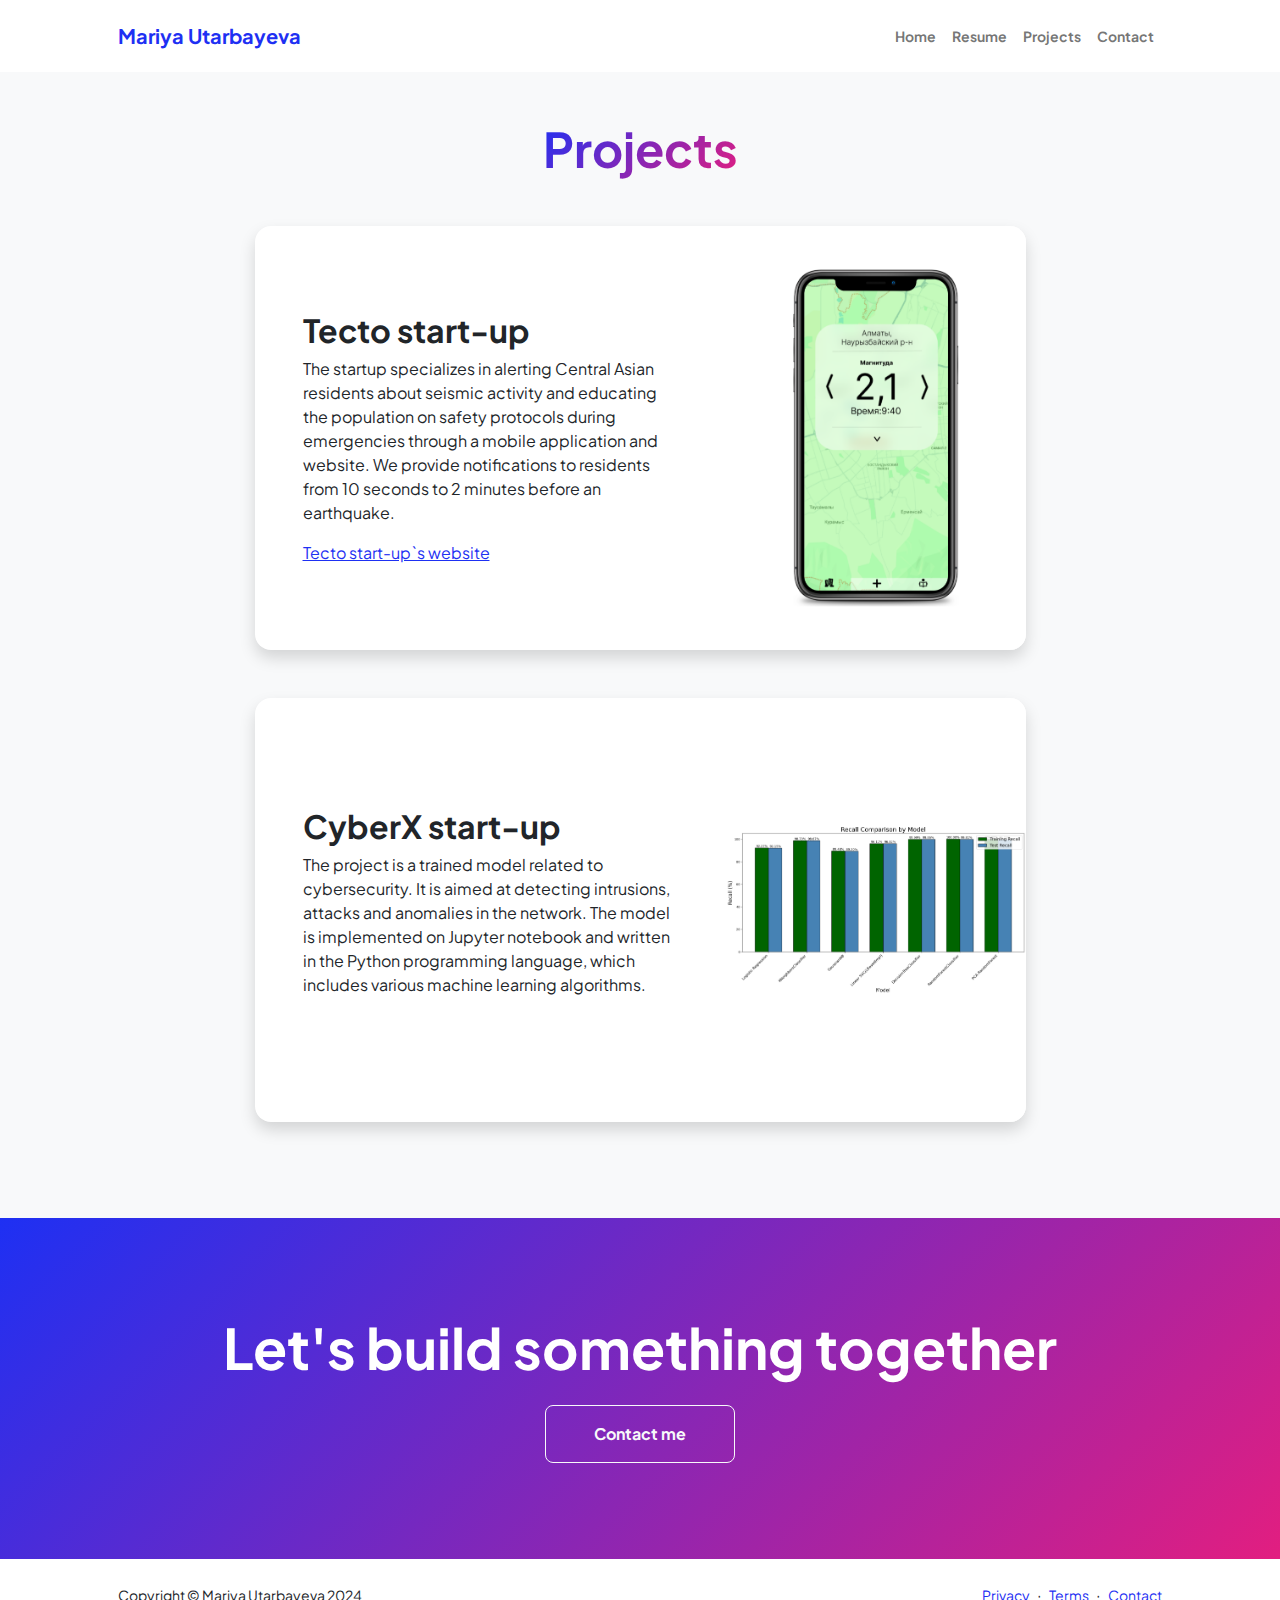
<file: projects.html>
<!DOCTYPE html>
<html lang="en">
    <head>
        <meta charset="utf-8" />
        <meta name="viewport" content="width=device-width, initial-scale=1, shrink-to-fit=no" />
        <meta name="description" content="" />
        <meta name="author" content="" />
        <title>Mariya-Utarbayeva</title>
        <!-- Favicon-->
        <link rel="icon" type="image/x-icon" href="assets/favicon.ico" />
        <!-- Custom Google font-->
        <link rel="preconnect" href="https://fonts.googleapis.com" />
        <link rel="preconnect" href="https://fonts.gstatic.com" crossorigin />
        <link href="https://fonts.googleapis.com/css2?family=Plus+Jakarta+Sans:wght@100;200;300;400;500;600;700;800;900&amp;display=swap" rel="stylesheet" />
        <!-- Bootstrap icons-->
        <link href="https://cdn.jsdelivr.net/npm/bootstrap-icons@1.8.1/font/bootstrap-icons.css" rel="stylesheet" />
        <!-- Core theme CSS (includes Bootstrap)-->
        <link href="css/styles.css" rel="stylesheet" />
    </head>
    <body class="d-flex flex-column h-100 bg-light">
        <main class="flex-shrink-0">
            <!-- Navigation-->
            <nav class="navbar navbar-expand-lg navbar-light bg-white py-3">
                <div class="container px-5">
                    <a class="navbar-brand" href="index.html"><span class="fw-bolder text-primary">Mariya Utarbayeva                    </span></a>
                    <button class="navbar-toggler" type="button" data-bs-toggle="collapse" data-bs-target="#navbarSupportedContent" aria-controls="navbarSupportedContent" aria-expanded="false" aria-label="Toggle navigation"><span class="navbar-toggler-icon"></span></button>
                    <div class="collapse navbar-collapse" id="navbarSupportedContent">
                        <ul class="navbar-nav ms-auto mb-2 mb-lg-0 small fw-bolder">
                            <li class="nav-item"><a class="nav-link" href="index.html">Home</a></li>
                            <li class="nav-item"><a class="nav-link" href="resume.html">Resume</a></li>
                            <li class="nav-item"><a class="nav-link" href="projects.html">Projects</a></li>
                            <li class="nav-item"><a class="nav-link" href="contact.html">Contact</a></li>
                        </ul>
                    </div>
                </div>
            </nav>
            <!-- Projects Section-->
            <section class="py-5">
                <div class="container px-5 mb-5">
                    <div class="text-center mb-5">
                        <h1 class="display-5 fw-bolder mb-0"><span class="text-gradient d-inline">Projects</span></h1>
                    </div>
                    <div class="row gx-5 justify-content-center">
                        <div class="col-lg-11 col-xl-9 col-xxl-8">
                            <!-- Project Card 1-->
                            <div class="card overflow-hidden shadow rounded-4 border-0 mb-5">
                                <div class="card-body p-0">
                                    <div class="d-flex align-items-center">
                                        <div class="p-5">
                                            <h2 class="fw-bolder">Tecto start-up</h2>
                                            <p>The startup specializes in alerting Central Asian residents about seismic activity and educating the population on safety protocols during emergencies through a mobile application and website. We provide notifications to residents from 10 seconds to 2 minutes before an earthquake.</p>
                                            <a href="https://delusionalle.github.io/tecto2">Tecto start-up`s website</a>
                                        </div>
                                        <img class="img-fluid" src="assets/tecto.png" alt="..." width="300" height="400"/>
                                    </div>
                                </div>
                            </div>
                            <!-- Project Card 2-->
                            <div class="card overflow-hidden shadow rounded-4 border-0">
                                <div class="card-body p-0">
                                    <div class="d-flex align-items-center">
                                        <div class="p-5">
                                            <h2 class="fw-bolder">CyberX start-up</h2>
                                            <p>The project is a trained model related to cybersecurity. It is aimed at detecting intrusions, attacks and anomalies in the network. The model is implemented on Jupyter notebook and written in the Python programming language, which includes various machine learning algorithms.</p>
                                        </div>
                                        <img class="img-fluid" src="assets/cyberx.png" alt="..."  width="300" height="400"/>
                                    </div>
                                </div>
                            </div>
                        </div>
                    </div>
                </div>
            </section>
            <!-- Call to action section-->
            <section class="py-5 bg-gradient-primary-to-secondary text-white">
                <div class="container px-5 my-5">
                    <div class="text-center">
                        <h2 class="display-4 fw-bolder mb-4">Let's build something together</h2>
                        <a class="btn btn-outline-light btn-lg px-5 py-3 fs-6 fw-bolder" href="contact.html">Contact me</a>
                    </div>
                </div>
            </section>
        </main>
        <!-- Footer-->
        <footer class="bg-white py-4 mt-auto">
            <div class="container px-5">
                <div class="row align-items-center justify-content-between flex-column flex-sm-row">
                    <div class="col-auto"><div class="small m-0">Copyright © Mariya Utarbayeva 2024</div></div>
                    <div class="col-auto">
                        <a class="small" href="#!">Privacy</a>
                        <span class="mx-1">&middot;</span>
                        <a class="small" href="#!">Terms</a>
                        <span class="mx-1">&middot;</span>
                        <a class="small" href="#!">Contact</a>
                    </div>
                </div>
            </div>
        </footer>
        <!-- Bootstrap core JS-->
        <script src="https://cdn.jsdelivr.net/npm/bootstrap@5.2.3/dist/js/bootstrap.bundle.min.js"></script>
        <!-- Core theme JS-->
        <script src="js/scripts.js"></script>
    </body>
</html>
</file>
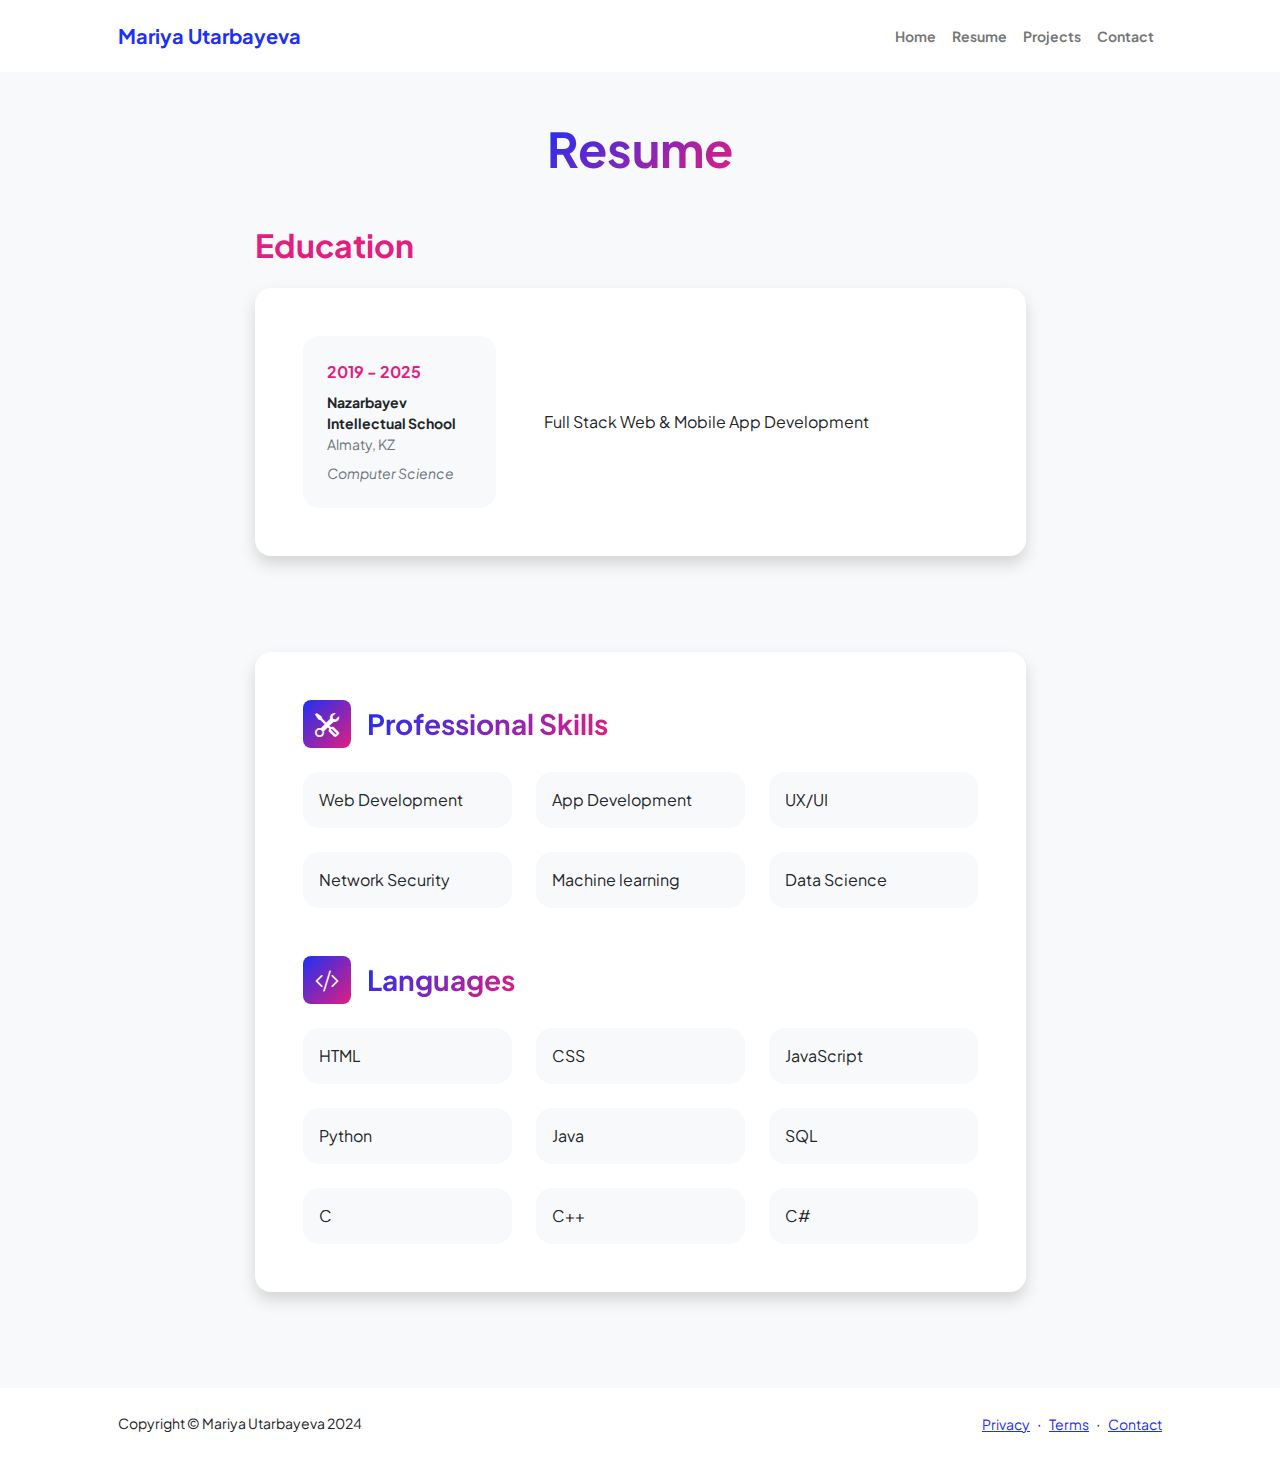
<file: resume.html>
<!DOCTYPE html>
<html lang="en">
    <head>
        <meta charset="utf-8" />
        <meta name="viewport" content="width=device-width, initial-scale=1, shrink-to-fit=no" />
        <meta name="description" content="" />
        <meta name="author" content="" />
        <title>Mariya-Utarbayeva</title>
        <!-- Favicon-->
        <link rel="icon" type="image/x-icon" href="assets/favicon.ico" />
        <!-- Custom Google font-->
        <link rel="preconnect" href="https://fonts.googleapis.com" />
        <link rel="preconnect" href="https://fonts.gstatic.com" crossorigin />
        <link href="https://fonts.googleapis.com/css2?family=Plus+Jakarta+Sans:wght@100;200;300;400;500;600;700;800;900&amp;display=swap" rel="stylesheet" />
        <!-- Bootstrap icons-->
        <link href="https://cdn.jsdelivr.net/npm/bootstrap-icons@1.8.1/font/bootstrap-icons.css" rel="stylesheet" />
        <!-- Core theme CSS (includes Bootstrap)-->
        <link href="css/styles.css" rel="stylesheet" />
    </head>
    <body class="d-flex flex-column h-100 bg-light">
        <main class="flex-shrink-0">
            <!-- Navigation-->
            <nav class="navbar navbar-expand-lg navbar-light bg-white py-3">
                <div class="container px-5">
                    <a class="navbar-brand" href="index.html"><span class="fw-bolder text-primary">Mariya Utarbayeva                    </span></a>
                    <button class="navbar-toggler" type="button" data-bs-toggle="collapse" data-bs-target="#navbarSupportedContent" aria-controls="navbarSupportedContent" aria-expanded="false" aria-label="Toggle navigation"><span class="navbar-toggler-icon"></span></button>
                    <div class="collapse navbar-collapse" id="navbarSupportedContent">
                        <ul class="navbar-nav ms-auto mb-2 mb-lg-0 small fw-bolder">
                            <li class="nav-item"><a class="nav-link" href="index.html">Home</a></li>
                            <li class="nav-item"><a class="nav-link" href="resume.html">Resume</a></li>
                            <li class="nav-item"><a class="nav-link" href="projects.html">Projects</a></li>
                            <li class="nav-item"><a class="nav-link" href="contact.html">Contact</a></li>
                        </ul>
                    </div>
                </div>
            </nav>
            <!-- Page Content-->
            <div class="container px-5 my-5">
                <div class="text-center mb-5">
                    <h1 class="display-5 fw-bolder mb-0"><span class="text-gradient d-inline">Resume</span></h1>
                </div>
                <div class="row gx-5 justify-content-center">
                    <div class="col-lg-11 col-xl-9 col-xxl-8">
                         
                            <h2 class="text-secondary fw-bolder mb-4">Education</h2>
                            <!-- Education Card 1-->
                            <div class="card shadow border-0 rounded-4 mb-5">
                                <div class="card-body p-5">
                                    <div class="row align-items-center gx-5">
                                        <div class="col text-center text-lg-start mb-4 mb-lg-0">
                                            <div class="bg-light p-4 rounded-4">
                                                <div class="text-secondary fw-bolder mb-2">2019 - 2025</div>
                                                <div class="mb-2">
                                                    <div class="small fw-bolder">Nazarbayev Intellectual School</div>
                                                    <div class="small text-muted">Almaty, KZ</div>
                                                </div>
                                                <div class="fst-italic">
                                                    <div class="small text-muted">Computer Science</div>
                                                </div>
                                            </div>
                                        </div>
                                        <div class="col-lg-8"><div>Full Stack Web & Mobile App Development </div></div>
                                    </div>
                                </div>
                            </div>
                           
                        </section>
                        <!-- Divider-->
                        <div class="pb-5"></div>
                         <!-- Skills Section-->
                         <section>
                            <!-- Skillset Card-->
                            <div class="card shadow border-0 rounded-4 mb-5">
                                <div class="card-body p-5">
                                    <!-- Professional skills list-->
                                    <div class="mb-5">
                                        <div class="d-flex align-items-center mb-4">
                                            <div class="feature bg-primary bg-gradient-primary-to-secondary text-white rounded-3 me-3"><i class="bi bi-tools"></i></div>
                                            <h3 class="fw-bolder mb-0"><span class="text-gradient d-inline">Professional Skills</span></h3>
                                        </div>
                                        <div class="row row-cols-1 row-cols-md-3 mb-4">
                                            <div class="col mb-4 mb-md-0"><div class="d-flex align-items-center bg-light rounded-4 p-3 h-100">Web Development</div></div>
                                            <div class="col mb-4 mb-md-0"><div class="d-flex align-items-center bg-light rounded-4 p-3 h-100">App Development</div></div>
                                            <div class="col"><div class="d-flex align-items-center bg-light rounded-4 p-3 h-100">UX/UI</div></div>
                                        </div>
                                        <div class="row row-cols-1 row-cols-md-3">
                                            <div class="col mb-4 mb-md-0"><div class="d-flex align-items-center bg-light rounded-4 p-3 h-100">Network Security</div></div>
                                            <div class="col mb-4 mb-md-0"><div class="d-flex align-items-center bg-light rounded-4 p-3 h-100">Machine learning</div></div>
                                            <div class="col"><div class="d-flex align-items-center bg-light rounded-4 p-3 h-100">Data Science</div></div>
                                        </div>
                                    </div>
                                    <!-- Languages list-->
                                    <div class="mb-0">
                                        <div class="d-flex align-items-center mb-4">
                                            <div class="feature bg-primary bg-gradient-primary-to-secondary text-white rounded-3 me-3"><i class="bi bi-code-slash"></i></div>
                                            <h3 class="fw-bolder mb-0"><span class="text-gradient d-inline">Languages</span></h3>
                                        </div>
                                        <div class="row row-cols-1 row-cols-md-3 mb-4">
                                            <div class="col mb-4 mb-md-0"><div class="d-flex align-items-center bg-light rounded-4 p-3 h-100">HTML</div></div>
                                            <div class="col mb-4 mb-md-0"><div class="d-flex align-items-center bg-light rounded-4 p-3 h-100">CSS</div></div>
                                            <div class="col"><div class="d-flex align-items-center bg-light rounded-4 p-3 h-100">JavaScript</div></div>
                                        </div>
                                        <div class="row row-cols-1 row-cols-md-3 mb-4">
                                            <div class="col mb-4 mb-md-0"><div class="d-flex align-items-center bg-light rounded-4 p-3 h-100">Python</div></div>
                                            <div class="col mb-4 mb-md-0"><div class="d-flex align-items-center bg-light rounded-4 p-3 h-100">Java</div></div>
                                            <div class="col"><div class="d-flex align-items-center bg-light rounded-4 p-3 h-100">SQL</div></div>
                                        </div>
                                        <div class="row row-cols-1 row-cols-md-3">
                                            <div class="col mb-4 mb-md-0"><div class="d-flex align-items-center bg-light rounded-4 p-3 h-100">C</div></div>
                                            <div class="col mb-4 mb-md-0"><div class="d-flex align-items-center bg-light rounded-4 p-3 h-100">C++</div></div>
                                            <div class="col"><div class="d-flex align-items-center bg-light rounded-4 p-3 h-100">C#</div></div>
                                        </div>
                                    </div>
                                </div>
                            </div>
                        </section>
                    </div>
                </div>
            </div>
        </main>
        <!-- Footer-->
        <footer class="bg-white py-4 mt-auto">
            <div class="container px-5">
                <div class="row align-items-center justify-content-between flex-column flex-sm-row">
                    <div class="col-auto"><div class="small m-0">Copyright © Mariya Utarbayeva 2024</div></div>
                    <div class="col-auto">
                        <a class="small" href="#!">Privacy</a>
                        <span class="mx-1">&middot;</span>
                        <a class="small" href="#!">Terms</a>
                        <span class="mx-1">&middot;</span>
                        <a class="small" href="#!">Contact</a>
                    </div>
                </div>
            </div>
        </footer>
        <!-- Bootstrap core JS-->
        <script src="https://cdn.jsdelivr.net/npm/bootstrap@5.2.3/dist/js/bootstrap.bundle.min.js"></script>
        <!-- Core theme JS-->
        <script src="js/scripts.js"></script>
    </body>
</html>
</file>
